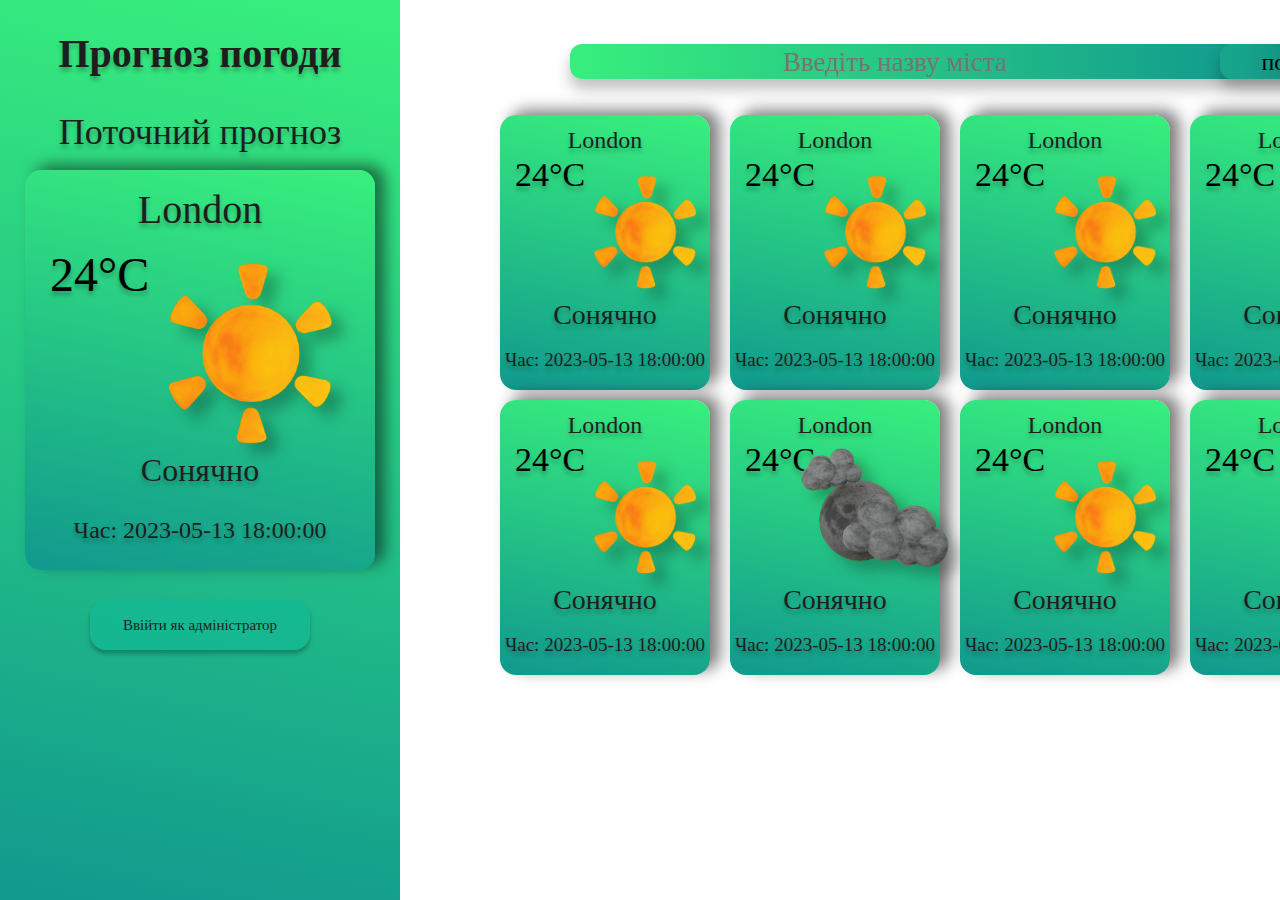
<file: index.html>
<!DOCTYPE html>
<html lang="en">
<head>
    <meta charset="UTF-8">
    <meta http-equiv="X-UA-Compatible" content="IE=edge">
    <meta name="viewport" content="width=device-width, initial-scale=1.0">
    <title>Прогноз погоди</title>
    <link rel="stylesheet" href="./css/style.css">
</head>
<body>

<header class="sidepnl">
    <h1 class="title">Прогноз погоди</h1>
    <h2 class="day">Поточний прогноз</h2> 
    <button class = "btnadmin">Ввійти як адміністратор</button>
</header>



<div class="header">

    <form class="form" id = "form">
        <input id ="inputCity" class="input" type="text" placeholder="Введіть назву міста">
        <button class = "btn">пошук</button>
    </form>
</div>

<div class ="card-weather">

    <div class="city">London</div>

    <div class="weather">
        <div class="value">24°С</div>
        <img class="image" src="./image/sunny.png" alt="Weather">  
    </div>
    
    <div class="decription">Сонячно</div>
    
    <div class="date">Час: 2023-05-13 18:00:00</div>  
</div>


<div class ="card-weather1">
    <div class="city1">London</div>

    <div class="weather1">
        <div class="value1">24°С</div>
        <img class="image1" src="./image/sunny.png" alt="Weather">
        
    </div>
    
   <div class="decription1">Сонячно</div>
    <div class="date1">Час: 2023-05-13 18:00:00</div>
    
</div>


<div class ="card-weather2">
    <div class="city2">London</div>

    <div class="weather2">
        <div class="value2">24°С</div>
        <img class="image2" src="./image/sunny.png" alt="Weather">
        
    </div>
    
   <div class="decription2">Сонячно</div>
    <div class="date2">Час: 2023-05-13 18:00:00</div>
    
</div>


<div class ="card-weather3">
    <div class="city3">London</div>

    <div class="weather3">
        <div class="value3">24°С</div>
        <img class="image3" src="./image/sunny.png" alt="Weather">
        
    </div>
    
   <div class="decription3">Сонячно</div>
    <div class="date3">Час: 2023-05-13 18:00:00</div>
    
</div>

<div class ="card-weather4">
    <div class="city4">London</div>

    <div class="weather4">
        <div class="value4">24°С</div>
        <img class="image4" src="./image/sunny.png" alt="Weather">
        
    </div>
    
   <div class="decription4">Сонячно</div>
    <div class="date4">Час: 2023-05-13 18:00:00</div>
    
</div>


<div class ="card-weather5">
    <div class="city5">London</div>

    <div class="weather5">
        <div class="value5">24°С</div>
        <img class="image5" src="./image/sunny.png" alt="Weather">
        
    </div>
    
   <div class="decription5">Сонячно</div>
    <div class="date5">Час: 2023-05-13 18:00:00</div>
    
</div>

<div class ="card-weather6">
    <div class="city6">London</div>

    <div class="weather6">
        <div class="value6">24°С</div>
        <img class="image6" src="./image/cloudy night.png" alt="Weather">
        
    </div>
    
   <div class="decription6">Сонячно</div>
    <div class="date6">Час: 2023-05-13 18:00:00</div>
    
</div>

<div class ="card-weather7">
    <div class="city7">London</div>

    <div class="weather7">
        <div class="value7">24°С</div>
        <img class="image7" src="./image/sunny.png" alt="Weather">
        
    </div>
    
   <div class="decription7">Сонячно</div>
    <div class="date7">Час: 2023-05-13 18:00:00</div>
    
</div>

<div class ="card-weather8">
    <div class="city8">London</div>

    <div class="weather8">
        <div class="value8">24°С</div>
        <img class="image8" src="./image/sunny.png" alt="Weather">
        
    </div>
    
   <div class="decription8">Сонячно</div>
    <div class="date8">Час: 2023-05-13 18:00:00</div>
    
</div>


    <script src="./main.js"></script>
</body>
</html>
</file>
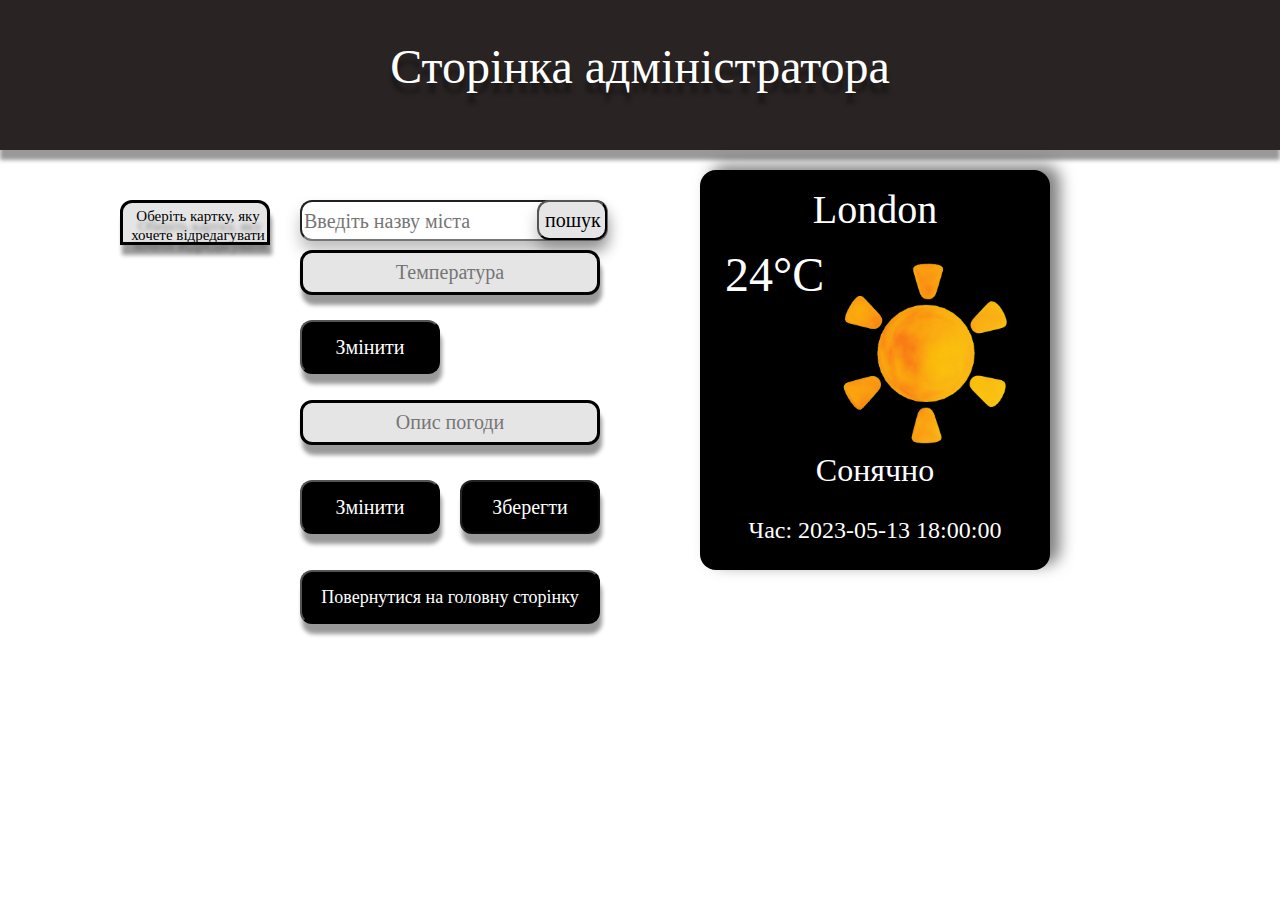
<file: adminpage.html>
<!DOCTYPE html>
<html lang="en">
<head>
    <meta charset="UTF-8">
    <meta http-equiv="X-UA-Compatible" content="IE=edge">
    <meta name="viewport" content="width=device-width, initial-scale=1.0">
    <title>Document</title>
    <link rel="stylesheet" href="./css/adminstyle.css">
</head>
<body>

    <header class="header1">
        <h1 class="title">Сторінка адміністратора</h1>
    </header>



        <form class="forms" id = "forms">
            <input id ="InputCity" class="Input" type="text" placeholder="Введіть назву міста">
            <button class = "btnsearch">пошук</button>
        </form>
    
    <div class="choosecardmenu">
        <div class="choosecard">Оберіть картку, яку хочете відредагувати</div>
        <ul class="cardmenu">
          <li>Картка 1</li>
          <li>Картка 2</li>
          <li>Картка 3</li>
          <li>Картка 4</li>
          <li>Картка 5</li>
          <li>Картка 6</li>
          <li>Картка 7</li>
          <li>Картка 8</li>
          <li>Картка 9</li>
        </ul>
      </div>
      <form class="tempr">
        <input id="temp" class="temp" type="text" placeholder="Температура" disabled>
        <button class="btntemp">Змінити</button>
      </form>
      
      <form class="descr">
        <input id="decript" class="descript" type="text" placeholder="Опис погоди" disabled>
        <button class="btndescr">Змінити</button>
        <button class="btnsave" disabled>Зберегти</button>
        <button class="btndel">Повернутися на головну сторінку</button>
      </form>
      

      <div class ="card-weatheradm">
        <div class="cityadm">London</div>
    
        <div class="weatheradm">
            <div class="valueadm">24°С</div>
            <img class="imageadm" src="./image/sunny.png" alt="Weather">
            
        </div>
        
       <div class="decriptionadm">Сонячно</div>
        <div class="dateadm">Час: 2023-05-13 18:00:00</div>
        
    </div>

      <script src="./admin.js"></script>

</body>
</html>
</file>
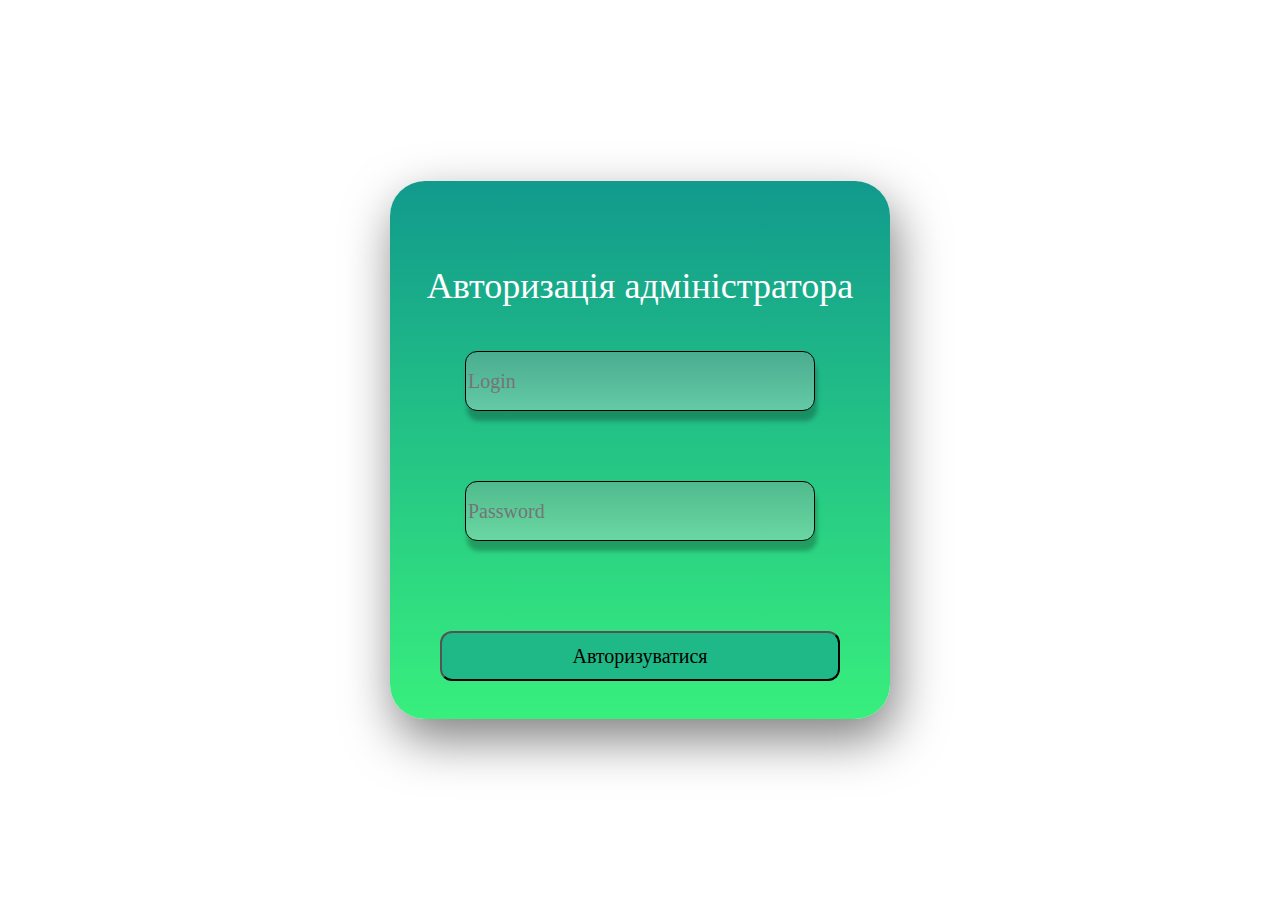
<file: login.html>
<!DOCTYPE html>
<html lang="en">
<head>
  <meta charset="UTF-8">
  <title>Авторизація</title>
  <link rel="stylesheet" href="./css/loginstyle.css">
</head>
<body>

    <header class="autorszation">
    <div class="autorszation.card">
      <form class="form1" id = "form1">
      <div class="reg">Авторизація адміністратора</div>
        <input class ="login" type="text" id="username" name="username" placeholder="Login"><br>
        <input class ="password" type="password" id="password" name="password"placeholder="Password"><br><br>
        <button class = "btnautorsiz">Авторизуватися</button>
      </form>
    </div>
    </header>
  <script src="./autorszation.js"></script>
</body>
</html>
</file>
<file: css/adminstyle.css>
.header1 {
    position: absolute;
width: 100%;
height: 150px;
left: 0px;
top: 0px;

background: #292323;
box-shadow: 0px 10px 4px rgba(0, 0, 0, 0.4);
}
.title {
    position: absolute;
    display: flex;
    flex-direction: column;
    align-items: center;
    justify-content: center;
width: 100%;
height: 150px;
left: 0px;
top: -40px;

font-family: 'Abyssinica SIL';
font-style: normal;
font-weight: 400;
font-size: 48px;
line-height: 60px;
display: flex;
align-items: center;
text-align: center;

color: #FFFFFF;

text-shadow: 0px 10px 4px rgba(0, 0, 0, 0.4);
}

.choosecardmenu {
    box-sizing: border-box;

position: absolute;
width: 150px;
height: 45px;
left: 120px;
top: 200px;


background: #E5E5E5;
border: 3px solid #000000;
box-shadow: 2px 10px 4px rgba(0, 0, 0, 0.4);
border-radius: 12px 12px 0px 0px;

}
.choosecard {
    position: absolute;
width: 150px;
height: 45px;


font-family: 'Abyssinica SIL';
font-style: normal;
font-weight: 400;
font-size: 15px;
line-height: 19px;
display: flex;
align-items: center;
text-align: center;

color: #000000;

text-shadow: 2px 10px 4px rgba(0, 0, 0, 0.4);
}
  
  .cardmenu {
    position: absolute ;
    width: 146px;
    
    top: 100%;
    left: -2.5px;
    z-index: 1;
    display: none;
    margin: 0;
    padding: 0;
    list-style: none;
    background: #E5E5E5;
    border: 3px solid #000000;
    border-top: none;
    border-radius: 0 0 12px 12px;
    box-shadow: 2px 10px 4px rgba(0, 0, 0, 0.4);
  }
  
  .cardmenu li {
    padding: 5px;
    font-family: 'Abyssinica SIL';
    font-style: normal;
    font-weight: 400;
    font-size: 15px;
    line-height: 19px;
    text-align: center;
    color: #000000;
    cursor: pointer;
    text-shadow: 2px 10px 4px rgba(0, 0, 0, 0.4);
  }
  
  .cardmenu li:hover {
    background: #FFFFFF;
  }

 .temp{
    box-sizing: border-box;

    font-family: 'Abyssinica SIL';
    font-style: normal;
    font-weight: 400;
    font-size: 20px;
    line-height: 25px;
    display: flex;
    align-items: center;
    text-align: center;

    color: #000000;

    position: absolute;
    width: 300px;
    height: 45px;
    left: 300px;
    top: 250px;

    background: #E5E5E5;
    border: 3px solid #000000;
    box-shadow: 2px 10px 4px rgba(0, 0, 0, 0.4);
    border-radius: 12px;

  }

  .btntemp{
    position: absolute;
    text-shadow: 2px 10px 4px rgba(0, 0, 0, 0.4);
    width: 140px;
    height: 54px;
    left: 300px;
    top: 320px;
    cursor: pointer;
    font-family: 'Abyssinica SIL';
    font-style: normal;
    font-weight: 120;
    font-size: 20px;
    line-height: 45px;
    display: flex;
    justify-content: center;
    align-items: center;
    text-align: center;
    color: #FFFFFF;
    background: #000000;
    box-shadow: 2px 10px 4px rgba(0, 0, 0, 0.4);
    border-radius: 12px;
    }
    .btntemp:hover{
        color: #000000;
        background: rgba(255, 255, 255, 0.69);
   }

 

.descript{
    box-sizing: border-box;

    font-family: 'Abyssinica SIL';
    font-style: normal;
    font-weight: 400;
    font-size: 20px;
    line-height: 25px;
    display: flex;
    align-items: center;
    text-align: center;

    color: #000000;

    position: absolute;
    width: 300px;
    height: 45px;
    left: 300px;
    top: 400px;

    background: #E5E5E5;
    border: 3px solid #000000;
    box-shadow: 2px 10px 4px rgba(0, 0, 0, 0.4);
    border-radius: 12px;

  }
  .btndescr{
    position: absolute;
    text-shadow: 2px 10px 4px rgba(0, 0, 0, 0.4);
    width: 140px;
    height: 54px;
    left: 300px;
    top: 480px;
    cursor: pointer;
    font-family: 'Abyssinica SIL';
    font-style: normal;
    font-weight: 120;
    font-size: 20px;
    line-height: 45px;
    display: flex;
    justify-content: center;
    align-items: center;
    text-align: center;
    color: #FFFFFF;
    background: #000000;
    box-shadow: 2px 10px 4px rgba(0, 0, 0, 0.4);
    border-radius: 12px;
    }

  
    .btndescr:hover{
        color: #000000;
        background: rgba(255, 255, 255, 0.69);
   }

   .btnsave{
    position: absolute;
    text-shadow: 2px 10px 4px rgba(0, 0, 0, 0.4);
    width: 140px;
    height: 54px;
    left: 460px;
    top: 480px;
    cursor: pointer;
    font-family: 'Abyssinica SIL';
    font-style: normal;
    font-weight: 120;
    font-size: 20px;
    line-height: 45px;
    display: flex;
    justify-content: center;
    align-items: center;
    text-align: center;
    color: #FFFFFF;
    background: #000000;
    box-shadow: 2px 10px 4px rgba(0, 0, 0, 0.4);
    border-radius: 12px;

   }
   .btnsave:hover{
    color: #000000;
    background: rgba(255, 255, 255, 0.69);
}

.Input {
    position: absolute;
    width: 300px;
    height: 35px;
    left: 300px;
    top: 200px;

    background:#FFFFFF;
    box-shadow: 0px 10px 15px rgba(0, 0, 0, 0.25);
    border-radius: 12px;
    font-family: 'Abyssinica SIL';
    font-style: normal;
    font-weight: 400;
    font-size: 20px;
    line-height: 40px;
    display: flex;
    align-items: center;
    text-align: left;

    color: rgba(0, 0, 0, 0.97);

}
.btnsearch {
 
    
    font-family: 'Abyssinica SIL';
    font-style: normal;
    font-weight: 400;
    font-size: 20px;
    line-height: 30px;

    position: absolute;
    align-items: right;
    left: 537px;
    top: 200px;
    width: 70px;
    height: 40px;
    background:#E5E5E5;
    box-shadow: 0px 10px 15px rgba(0, 0, 0, 0.25);
    border-radius: 12px;
}
.btnsearch:hover{
    background: rgba(0, 0, 0, 0.69);
}


.card-weatheradm {
    position: absolute;
    width: 350px;
    height: 400px;
    left: 700px;
    top: 170px;

    background:#000000;
    opacity: 1;
    box-shadow: 10px -5px 15px rgba(0, 0, 0, 0.5);
    border-radius: 16px;
}
.cityadm {
    position: absolute;
    width: 350px;
    height: 35px;
    top: 15px;
    
    font-family: 'Abyssinica SIL';
    font-style: normal;
    font-weight: 400;
    font-size: 40px;
    line-height: 50px;
    display: flex;
    flex-direction: column;
    align-items: center;
    text-align: center;
    text-shadow: 0px 4px 4px rgba(0, 0, 0, 0.25);
    color: #ffffff;
}
.weatheradm {
    display: flex;
    flex-direction: column;
    align-items: center;
    justify-content: center;
    margin-bottom: 20px;
}
.valueadm {
    position: absolute;
    width: 150px;
    height: 65px;
    left: 25px;
    top: 75px;
    
    font-family: 'Abyssinica SIL';
    font-style: normal;
    font-weight: 400;
    font-size: 48px;
    line-height: 60px;
    text-align: left;
    color: #FFFFFF;
    text-shadow: 0px 4px 4px rgba(0, 0, 0, 0.25);
    
}
.imageadm {
    position: absolute;
        opacity: 1;
        width: 240px;
        height: 240px;
        left: 105px;
        top: 60px;
        filter: drop-shadow(12px 10px 7px rgba(0, 0, 0, 0.25));
}
.decriptionadm {
    position: absolute;
    display: flex;
    flex-direction: column;
    align-items: center;
    width: 350px;
    height: 46px;
    top: 280px;

    font-family: 'Abyssinica SIL';
    font-style: normal;
    font-weight: 400;
    font-size: 32px;
    line-height: 40px;
    text-align: center;
    text-shadow: 0px 4px 4px rgba(0, 0, 0, 0.25);

    color: #ffffff;
}
.dateadm {
    position: absolute;
    display: flex;
    flex-direction: column;
    align-items: center;
    width: 350px;
    height: 61.78px;
    top: 345px;

    font-family: 'Abyssinica SIL';
    font-style: normal;
    font-weight: 400;
    font-size: 24px;
    line-height: 30px;
    text-align: center;
    text-shadow: 0px 4px 4px rgba(0, 0, 0, 0.25);

    color: #ffffff;
}

.btndel{
    position: absolute;
    text-shadow: 2px 10px 4px rgba(0, 0, 0, 0.4);
    width: 300px;
    height: 54px;
    left: 300px;
    top: 570px;
    cursor: pointer;
    font-family: 'Abyssinica SIL';
    font-style: normal;
    font-weight: 120;
    font-size: 18px;
    line-height: 45px;
    display: flex;
    justify-content: center;
    align-items: center;
    text-align: center;
    color: #FFFFFF;
    background: #000000;
    box-shadow: 2px 10px 4px rgba(0, 0, 0, 0.4);
    border-radius: 12px;


}
.btndel:hover{
    color: #000000;
    background: rgba(255, 255, 255, 0.69);
}
</file>
<file: css/loginstyle.css>
.autorszation {
    position: absolute;
    display: flex;
    flex-direction: column;
    align-items: center;
    justify-content: center;
    width: 500px;
    height: 538px;
    left: 50%;
    top: 50%;
    transform: translate(-50%, -50%);
    background: linear-gradient(180deg, #119A8D 0%, #38EF7D 100%);
    box-shadow: 5px 20px 50px rgba(0, 0, 0, 0.5);
    border-radius: 35px;
}

.reg{
    position: absolute;
    display: flex;
    flex-direction: column;
    align-items: center;
    justify-content: center;
    width: 500px;
    height: 10px;
    left: 0px;
    top: 100px;

    font-family: 'Abyssinica SIL';
    font-style: normal;
    font-weight: 400;
    font-size: 36px;
    line-height: 45px;
    display: flex;
    align-items: center;
    text-align: center;

    color: #FFFFFF;
}

.login {
  
   

    position: absolute;
    display: flex;
    flex-direction: column;
    align-items: center;
    justify-content: center;
    width: 350px;
    height: 60px;
    left: 75px;
    top: 170px;

    font-family: 'Abyssinica SIL';
    font-style: normal;
    font-weight: 400;
    font-size: 20px;
    line-height: 45px;
    display: flex;
    align-items: left;
    text-align: left;

    color: #000000;
    box-sizing: border-box;

    background: linear-gradient(180deg, rgba(157, 157, 157, 0.35) 0%, rgba(222, 222, 222, 0.35) 98.33%);
    border: 1px solid #000000;
    box-shadow: 2px 10px 4px rgba(0, 0, 0, 0.25);
    border-radius: 12px;
}
.password {
    position: absolute;
    display: flex;
    flex-direction: column;
    align-items: center;
    justify-content: center;
    width: 350px;
    height: 60px;
    left: 75px;
    top: 300px;

    font-family: 'Abyssinica SIL';
    font-style: normal;
    font-weight: 400;
    font-size: 20px;
    line-height: 45px;
    align-items: left;
    text-align: left;

    color: #000000;
    box-sizing: border-box;

    background: linear-gradient(180deg, rgba(157, 157, 157, 0.35) 0%, rgba(222, 222, 222, 0.35) 98.33%);
    border: 1px solid #000000;
    box-shadow: 2px 10px 4px rgba(0, 0, 0, 0.25);
    border-radius: 12px;
}
.btnautorsiz {
    position: absolute;
    display: flex;
    flex-direction: column;
    align-items: center;
    justify-content: center;
    cursor: pointer;
    width: 400px;
    height: 50px;
    left: 50px;
    top: 450px;

    font-family: 'Abyssinica SIL';
    font-style: normal;
    font-weight: 400;
    font-size: 20px;
    line-height: 45px;
    display: flex;
    align-items: center;
    text-align: center;

    color: #000000;

    background: #1FB887;
    border-radius: 12px;
}
.btnautorsiz:hover{
    background: rgba(4, 86, 67, 0.69);
}
</file>
<file: css/style.css>
@import "./reset.css";

.sidepnl {
   
    position: absolute;
    display: flex;
    flex-direction: column;
    align-items: center;
    width: 400px;
    height: 100%;
    left: 0px;
    top: 0px;
    background: linear-gradient(12.04deg, #11998E 0.44%, #38EF7D 99.15%), rgba(0, 194, 194, 0.75);
}

.title {
    position: relative;
    width: 337px;
    height: 112px;
    left: 0;
    top: 30px;
    
    font-family: 'Abhaya Libre ExtraBold';
    font-style: normal;
    font-weight: 800;
    font-size: 40px;
    line-height: 47px;
    display: flex;
    flex-direction: column;
    align-items: center;
    text-align: center;

    
    color: #1E1E1E;
    
    text-shadow: 0px 4px 4px rgba(0, 0, 0, 0.25);
}
.day{
    
    position: absolute;
    width: 342px;
    height: 23px;
    top:110px;

    font-family: 'Abyssinica SIL';
    font-style: normal;
    font-weight: 400;
    font-size: 36px;
    line-height: 45px;
    display: flex;
    flex-direction: column;
    align-items: center;
    text-align: center;

    color: #1E1E1E;

    text-shadow: 0px 4px 4px rgba(0, 0, 0, 0.25);
    }
.header {
    position: absolute;
    width: 500px;
    height: 37px;
    left: 650px;
    top: 44px;
}
.btnadmin {

    font-family: 'Abyssinica SIL';
    font-style: normal;
    font-weight: 400;
    font-size: 15px;
    line-height: 50px;
    text-align: center;
    color: #1E1E1E;

    position: absolute;
    display: flex;
    flex-direction: column;
    align-items: center;
    
    width: 220px;
    height: 50px;
    top: 600px;

    background: rgba(18, 186, 148, 0.69);
    box-shadow: 0px 4px 4px rgba(0, 0, 0, 0.25);
    border-radius: 16px;
}

.btnadmin:hover{
     background: rgba(4, 86, 67, 0.69);
}
.form {
    position: absolute;
    width: 800px;
    height: 35px;
    left: -80px;
    background: linear-gradient(269.63deg, #11998E 14.41%, #38EF7D 100%), rgba(0, 194, 194, 0.75);
    box-shadow: 0px 10px 15px rgba(0, 0, 0, 0.25);
    border-radius: 12px;
}
.input {
    position: absolute;
    width: 650px;
    height: 35px;


    font-family: 'Abyssinica SIL';
    font-style: normal;
    font-weight: 400;
    font-size: 27px;
    line-height: 40px;
    display: flex;
    align-items: center;
    text-align: center;

    color: rgba(0, 0, 0, 0.97);

}
.btn {
 
    
    font-family: 'Abyssinica SIL';
    font-style: normal;
    font-weight: 400;
    font-size: 24px;
    line-height: 30px;

    position: absolute;
    align-items: right;
    left: 650px;
    width: 150px;
    height: 35px;
    background: linear-gradient(94.03deg, rgba(51, 228, 126, 0.1222) 18.23%, rgba(0, 0, 0, 0.2444) 100%);
    box-shadow: 0px 10px 15px rgba(0, 0, 0, 0.25);
    border-radius: 12px;
}
.btn:hover{
    background: rgba(4, 86, 67, 0.69);
}


/*card-weather*/
.card-weather {
    position: absolute;
    width: 350px;
    height: 400px;
    left: 25px;
    top: 170px;

    background: linear-gradient(12.04deg, #11998E 0.44%, #38EF7D 99.15%), rgba(0, 194, 194, 0.75);
    opacity: 1;
    box-shadow: 10px -5px 15px rgba(0, 0, 0, 0.5);
    border-radius: 16px;
    }
    
    .city {
        position: absolute;
        width: 350px;
        height: 35px;
        top: 15px;
        
        font-family: 'Abyssinica SIL';
        font-style: normal;
        font-weight: 400;
        font-size: 40px;
        line-height: 50px;
        display: flex;
        flex-direction: column;
        align-items: center;
        text-align: center;
        text-shadow: 0px 4px 4px rgba(0, 0, 0, 0.25);
        color: #1E1E1E;
    }
    
    .weather {
    display: flex;
    flex-direction: column;
    align-items: center;
    justify-content: center;
    margin-bottom: 20px;
    }
    
   
    
    .value {
        position: absolute;
        width: 150px;
        height: 65px;
        left: 25px;
        top: 75px;
        
        font-family: 'Abyssinica SIL';
        font-style: normal;
        font-weight: 400;
        font-size: 48px;
        line-height: 60px;
        text-align: left;
        text-shadow: 0px 4px 4px rgba(0, 0, 0, 0.25);
        
    }
    .image {
        position: absolute;
        opacity: 1;
        width: 240px;
        height: 240px;
        left: 105px;
        top: 60px;
        filter: drop-shadow(12px 10px 7px rgba(0, 0, 0, 0.25));
    }
    
    .decription {
        position: absolute;
        display: flex;
        flex-direction: column;
        align-items: center;
        width: 350px;
        height: 46px;
        top: 280px;

        font-family: 'Abyssinica SIL';
        font-style: normal;
        font-weight: 400;
        font-size: 32px;
        line-height: 40px;
        text-align: center;
        text-shadow: 0px 4px 4px rgba(0, 0, 0, 0.25);

        color: #1E1E1E;
        
    }
    
    .date {
        position: absolute;
        display: flex;
        flex-direction: column;
        align-items: center;
        width: 350px;
        height: 61.78px;
        top: 345px;

        font-family: 'Abyssinica SIL';
        font-style: normal;
        font-weight: 400;
        font-size: 24px;
        line-height: 30px;
        text-align: center;
        text-shadow: 0px 4px 4px rgba(0, 0, 0, 0.25);

        color: #1E1E1E;

    }
    .card-weather1 {
        position: absolute;
        width: 210px;
        height: 275px;
        left: 500px;
        top: 115px;

        background: linear-gradient(12.04deg, #11998E 0.44%, #38EF7D 99.15%), rgba(0, 194, 194, 0.75);
        opacity: 1;
        box-shadow: 10px -5px 15px rgba(0, 0, 0, 0.5);
        border-radius: 16px;
    }
    .city1 {
        position: absolute;
        width: 210px;
        height: 24px;
   
        
        font-family: 'Abyssinica SIL';
        font-style: normal;
        font-weight: 400;
        font-size: 24px;
        line-height: 50px;
        display: flex;
        flex-direction: column;
        align-items: center;
        text-align: center;
        text-shadow: 0px 4px 4px rgba(0, 0, 0, 0.25);
        color: #1E1E1E;
    }
    .weather1 {
        display: flex;
        flex-direction: column;
        align-items: center;
        justify-content: center;
        margin-bottom: 10px;
    }
    .value1 {
        position: absolute;
        width: 100px;
        height: 55px;
        left: 15px;
        top: 30px;
        
        font-family: 'Abyssinica SIL';
        font-style: normal;
        font-weight: 400;
        font-size: 34px;
        line-height: 60px;
        text-align: left;
        text-shadow: 0px 4px 4px rgba(0, 0, 0, 0.25);
    }
    .image1 {
        position: absolute;
        opacity: 1;
        width: 150px;
        height: 150px;
        left: 70px;
        top: 40px;
        filter: drop-shadow(12px 10px 7px rgba(0, 0, 0, 0.25));
    }
    .decription1 {
        position: absolute;
        display: flex;
        flex-direction: column;
        align-items: center;
        width: 210px;
        height: 35px;
        top: 180px;

        font-family: 'Abyssinica SIL';
        font-style: normal;
        font-weight: 400;
        font-size: 28px;
        line-height: 40px;
        text-align: center;
        text-shadow: 0px 4px 4px rgba(0, 0, 0, 0.25);

        color: #1E1E1E;
    }
    .date1 {
        position: absolute;
        display: flex;
        flex-direction: column;
        align-items: center;
        width: 210px;
        height: 30px;
        top: 230px;

        font-family: 'Abyssinica SIL';
        font-style: normal;
        font-weight: 400;
        font-size: 19px;
        line-height: 30px;
        text-align: center;
        text-shadow: 0px 4px 4px rgba(0, 0, 0, 0.25);

        color: #1E1E1E;
    }


    .card-weather2 {
        position: absolute;
        width: 210px;
        height: 275px;
        left: 730px;
        top: 115px;

        background: linear-gradient(12.04deg, #11998E 0.44%, #38EF7D 99.15%), rgba(0, 194, 194, 0.75);
        opacity: 1;
        box-shadow: 10px -5px 15px rgba(0, 0, 0, 0.5);
        border-radius: 16px;
    }
    .city2 {
        position: absolute;
        width: 210px;
        height: 24px;
   
        
        font-family: 'Abyssinica SIL';
        font-style: normal;
        font-weight: 400;
        font-size: 24px;
        line-height: 50px;
        display: flex;
        flex-direction: column;
        align-items: center;
        text-align: center;
        text-shadow: 0px 4px 4px rgba(0, 0, 0, 0.25);
        color: #1E1E1E;
    }
    .image2 {
        position: absolute;
        opacity: 1;
        width: 150px;
        height: 150px;
        left: 70px;
        top: 40px;
        filter: drop-shadow(12px 10px 7px rgba(0, 0, 0, 0.25));
    }
  
    .weather2 {
        display: flex;
        flex-direction: column;
        align-items: center;
        justify-content: center;
        margin-bottom: 10px;
    }
    .value2 {
        position: absolute;
        width: 100px;
        height: 55px;
        left: 15px;
        top: 30px;
        
        font-family: 'Abyssinica SIL';
        font-style: normal;
        font-weight: 400;
        font-size: 34px;
        line-height: 60px;
        text-align: left;
        text-shadow: 0px 4px 4px rgba(0, 0, 0, 0.25);
    }
    .image2 {
        position: absolute;
        opacity: 1;
        width: 150px;
        height: 150px;
        left: 70px;
        top: 40px;
        filter: drop-shadow(12px 10px 7px rgba(0, 0, 0, 0.25));
    }
    .decription2 {
        position: absolute;
        display: flex;
        flex-direction: column;
        align-items: center;
        width: 210px;
        height: 35px;
        top: 180px;

        font-family: 'Abyssinica SIL';
        font-style: normal;
        font-weight: 400;
        font-size: 28px;
        line-height: 40px;
        text-align: center;
        text-shadow: 0px 4px 4px rgba(0, 0, 0, 0.25);

        color: #1E1E1E;
    }
    .date2 {
        position: absolute;
        display: flex;
        flex-direction: column;
        align-items: center;
        width: 210px;
        height: 30px;
        top: 230px;

        font-family: 'Abyssinica SIL';
        font-style: normal;
        font-weight: 400;
        font-size: 19px;
        line-height: 30px;
        text-align: center;
        text-shadow: 0px 4px 4px rgba(0, 0, 0, 0.25);

        color: #1E1E1E;
    }


    .card-weather3 {
        position: absolute;
        width: 210px;
        height: 275px;
        left: 960px;
        top: 115px;

        background: linear-gradient(12.04deg, #11998E 0.44%, #38EF7D 99.15%), rgba(0, 194, 194, 0.75);
        opacity: 1;
        box-shadow: 10px -5px 15px rgba(0, 0, 0, 0.5);
        border-radius: 16px;
    }
    .city3 {
        position: absolute;
        width: 210px;
        height: 24px;
   
        
        font-family: 'Abyssinica SIL';
        font-style: normal;
        font-weight: 400;
        font-size: 24px;
        line-height: 50px;
        display: flex;
        flex-direction: column;
        align-items: center;
        text-align: center;
        text-shadow: 0px 4px 4px rgba(0, 0, 0, 0.25);
        color: #1E1E1E;
    }
    .image3 {
        position: absolute;
        opacity: 1;
        width: 150px;
        height: 150px;
        left: 70px;
        top: 40px;
        filter: drop-shadow(12px 10px 7px rgba(0, 0, 0, 0.25));
    }
  
    .weather3 {
        display: flex;
        flex-direction: column;
        align-items: center;
        justify-content: center;
        margin-bottom: 10px;
    }
    .value3 {
        position: absolute;
        width: 100px;
        height: 55px;
        left: 15px;
        top: 30px;
        
        font-family: 'Abyssinica SIL';
        font-style: normal;
        font-weight: 400;
        font-size: 34px;
        line-height: 60px;
        text-align: left;
        text-shadow: 0px 4px 4px rgba(0, 0, 0, 0.25);
    }
    .image3 {
        position: absolute;
        opacity: 1;
        width: 150px;
        height: 150px;
        left: 70px;
        top: 40px;
        filter: drop-shadow(12px 10px 7px rgba(0, 0, 0, 0.25));
    }
    .decription3 {
        position: absolute;
        display: flex;
        flex-direction: column;
        align-items: center;
        width: 210px;
        height: 35px;
        top: 180px;

        font-family: 'Abyssinica SIL';
        font-style: normal;
        font-weight: 400;
        font-size: 28px;
        line-height: 40px;
        text-align: center;
        text-shadow: 0px 4px 4px rgba(0, 0, 0, 0.25);

        color: #1E1E1E;
    }
    .date3 {
        position: absolute;
        display: flex;
        flex-direction: column;
        align-items: center;
        width: 210px;
        height: 30px;
        top: 230px;

        font-family: 'Abyssinica SIL';
        font-style: normal;
        font-weight: 400;
        font-size: 19px;
        line-height: 30px;
        text-align: center;
        text-shadow: 0px 4px 4px rgba(0, 0, 0, 0.25);

        color: #1E1E1E;
    }

    .card-weather4 {
        position: absolute;
        width: 210px;
        height: 275px;
        left: 1190px;
        top: 115px;

        background: linear-gradient(12.04deg, #11998E 0.44%, #38EF7D 99.15%), rgba(0, 194, 194, 0.75);
        opacity: 1;
        box-shadow: 10px -5px 15px rgba(0, 0, 0, 0.5);
        border-radius: 16px;
    }
    .city4 {
        position: absolute;
        width: 210px;
        height: 24px;
   
        
        font-family: 'Abyssinica SIL';
        font-style: normal;
        font-weight: 400;
        font-size: 24px;
        line-height: 50px;
        display: flex;
        flex-direction: column;
        align-items: center;
        text-align: center;
        text-shadow: 0px 4px 4px rgba(0, 0, 0, 0.25);
        color: #1E1E1E;
    }
    .image4 {
        position: absolute;
        opacity: 1;
        width: 150px;
        height: 150px;
        left: 70px;
        top: 40px;
        filter: drop-shadow(12px 10px 7px rgba(0, 0, 0, 0.25));
    }
    .weather4 {
        display: flex;
        flex-direction: column;
        align-items: center;
        justify-content: center;
        margin-bottom: 10px;
    }
    .value4 {
        position: absolute;
        width: 100px;
        height: 55px;
        left: 15px;
        top: 30px;
        
        font-family: 'Abyssinica SIL';
        font-style: normal;
        font-weight: 400;
        font-size: 34px;
        line-height: 60px;
        text-align: left;
        text-shadow: 0px 4px 4px rgba(0, 0, 0, 0.25);
    }
    .image4 {
        position: absolute;
        opacity: 1;
        width: 150px;
        height: 150px;
        left: 70px;
        top: 40px;
        filter: drop-shadow(12px 10px 7px rgba(0, 0, 0, 0.25));
    }
    .decription4 {
        position: absolute;
        display: flex;
        flex-direction: column;
        align-items: center;
        width: 210px;
        height: 35px;
        top: 180px;

        font-family: 'Abyssinica SIL';
        font-style: normal;
        font-weight: 400;
        font-size: 28px;
        line-height: 40px;
        text-align: center;
        text-shadow: 0px 4px 4px rgba(0, 0, 0, 0.25);

        color: #1E1E1E;
    }
    .date4 {
        position: absolute;
        display: flex;
        flex-direction: column;
        align-items: center;
        width: 210px;
        height: 30px;
        top: 230px;

        font-family: 'Abyssinica SIL';
        font-style: normal;
        font-weight: 400;
        font-size: 19px;
        line-height: 30px;
        text-align: center;
        text-shadow: 0px 4px 4px rgba(0, 0, 0, 0.25);

        color: #1E1E1E;
    }




    .card-weather5 {
        position: absolute;
        width: 210px;
        height: 275px;
        left: 500px;
        top: 400px;

        background: linear-gradient(12.04deg, #11998E 0.44%, #38EF7D 99.15%), rgba(0, 194, 194, 0.75);
        opacity: 1;
        box-shadow: 10px -5px 15px rgba(0, 0, 0, 0.5);
        border-radius: 16px;
    }
    .city5 {
        position: absolute;
        width: 210px;
        height: 24px;
   
        
        font-family: 'Abyssinica SIL';
        font-style: normal;
        font-weight: 400;
        font-size: 24px;
        line-height: 50px;
        display: flex;
        flex-direction: column;
        align-items: center;
        text-align: center;
        text-shadow: 0px 4px 4px rgba(0, 0, 0, 0.25);
        color: #1E1E1E;
    }
    .image5 {
        position: absolute;
        opacity: 1;
        width: 150px;
        height: 150px;
        left: 70px;
        top: 40px;
        filter: drop-shadow(12px 10px 7px rgba(0, 0, 0, 0.25));
    }
    .weather5 {
        display: flex;
        flex-direction: column;
        align-items: center;
        justify-content: center;
        margin-bottom: 10px;
    }
    .value5 {
        position: absolute;
        width: 100px;
        height: 55px;
        left: 15px;
        top: 30px;
        
        font-family: 'Abyssinica SIL';
        font-style: normal;
        font-weight: 400;
        font-size: 34px;
        line-height: 60px;
        text-align: left;
        text-shadow: 0px 4px 4px rgba(0, 0, 0, 0.25);
    }
    .image5 {
        position: absolute;
        opacity: 1;
        width: 150px;
        height: 150px;
        left: 70px;
        top: 40px;
        filter: drop-shadow(12px 10px 7px rgba(0, 0, 0, 0.25));
    }
    .decription5 {
        position: absolute;
        display: flex;
        flex-direction: column;
        align-items: center;
        width: 210px;
        height: 35px;
        top: 180px;

        font-family: 'Abyssinica SIL';
        font-style: normal;
        font-weight: 400;
        font-size: 28px;
        line-height: 40px;
        text-align: center;
        text-shadow: 0px 4px 4px rgba(0, 0, 0, 0.25);

        color: #1E1E1E;
    }
    .date5 {
        position: absolute;
        display: flex;
        flex-direction: column;
        align-items: center;
        width: 210px;
        height: 30px;
        top: 230px;

        font-family: 'Abyssinica SIL';
        font-style: normal;
        font-weight: 400;
        font-size: 19px;
        line-height: 30px;
        text-align: center;
        text-shadow: 0px 4px 4px rgba(0, 0, 0, 0.25);

        color: #1E1E1E;
    }


    .card-weather6 {
        position: absolute;
        width: 210px;
        height: 275px;
        left: 730px;
        top: 400px;

        background: linear-gradient(12.04deg, #11998E 0.44%, #38EF7D 99.15%), rgba(0, 194, 194, 0.75);
        opacity: 1;
        box-shadow: 10px -5px 15px rgba(0, 0, 0, 0.5);
        border-radius: 16px;
    }
    .city6 {
        position: absolute;
        width: 210px;
        height: 24px;
   
        
        font-family: 'Abyssinica SIL';
        font-style: normal;
        font-weight: 400;
        font-size: 24px;
        line-height: 50px;
        display: flex;
        flex-direction: column;
        align-items: center;
        text-align: center;
        text-shadow: 0px 4px 4px rgba(0, 0, 0, 0.25);
        color: #1E1E1E;
    }
    .image6 {
        position: absolute;
        opacity: 1;
        width: 150px;
        height: 150px;
        left: 70px;
        top: 40px;
        filter: drop-shadow(12px 10px 7px rgba(0, 0, 0, 0.25));
    }
    .weather6 {
        display: flex;
        flex-direction: column;
        align-items: center;
        justify-content: center;
        margin-bottom: 10px;
    }
    .value6 {
        position: absolute;
        width: 100px;
        height: 55px;
        left: 15px;
        top: 30px;
        
        font-family: 'Abyssinica SIL';
        font-style: normal;
        font-weight: 400;
        font-size: 34px;
        line-height: 60px;
        text-align: left;
        text-shadow: 0px 4px 4px rgba(0, 0, 0, 0.25);
    }
    .image6 {
        position: absolute;
        opacity: 1;
        width: 150px;
        height: 150px;
        left: 70px;
        top: 40px;
        filter: drop-shadow(12px 10px 7px rgba(0, 0, 0, 0.25));
    }
    .decription6 {
        position: absolute;
        display: flex;
        flex-direction: column;
        align-items: center;
        width: 210px;
        height: 35px;
        top: 180px;

        font-family: 'Abyssinica SIL';
        font-style: normal;
        font-weight: 400;
        font-size: 28px;
        line-height: 40px;
        text-align: center;
        text-shadow: 0px 4px 4px rgba(0, 0, 0, 0.25);

        color: #1E1E1E;
    }
    .date6 {
        position: absolute;
        display: flex;
        flex-direction: column;
        align-items: center;
        width: 210px;
        height: 30px;
        top: 230px;

        font-family: 'Abyssinica SIL';
        font-style: normal;
        font-weight: 400;
        font-size: 19px;
        line-height: 30px;
        text-align: center;
        text-shadow: 0px 4px 4px rgba(0, 0, 0, 0.25);

        color: #1E1E1E;
    }


    .card-weather7 {
        position: absolute;
        width: 210px;
        height: 275px;
        left: 960px;
        top: 400px;

        background: linear-gradient(12.04deg, #11998E 0.44%, #38EF7D 99.15%), rgba(0, 194, 194, 0.75);
        opacity: 1;
        box-shadow: 10px -5px 15px rgba(0, 0, 0, 0.5);
        border-radius: 16px;
    }
    .city7 {
        position: absolute;
        width: 210px;
        height: 24px;
   
        
        font-family: 'Abyssinica SIL';
        font-style: normal;
        font-weight: 400;
        font-size: 24px;
        line-height: 50px;
        display: flex;
        flex-direction: column;
        align-items: center;
        text-align: center;
        text-shadow: 0px 4px 4px rgba(0, 0, 0, 0.25);
        color: #1E1E1E;
    }
    .image7 {
        position: absolute;
        opacity: 1;
        width: 150px;
        height: 150px;
        left: 70px;
        top: 40px;
        filter: drop-shadow(12px 10px 7px rgba(0, 0, 0, 0.25));
    }
    .weather7 {
        display: flex;
        flex-direction: column;
        align-items: center;
        justify-content: center;
        margin-bottom: 10px;
    }
    .value7 {
        position: absolute;
        width: 100px;
        height: 55px;
        left: 15px;
        top: 30px;
        
        font-family: 'Abyssinica SIL';
        font-style: normal;
        font-weight: 400;
        font-size: 34px;
        line-height: 60px;
        text-align: left;
        text-shadow: 0px 4px 4px rgba(0, 0, 0, 0.25);
    }
    .image7 {
        position: absolute;
        opacity: 1;
        width: 150px;
        height: 150px;
        left: 70px;
        top: 40px;
        filter: drop-shadow(12px 10px 7px rgba(0, 0, 0, 0.25));
    }
    .decription7 {
        position: absolute;
        display: flex;
        flex-direction: column;
        align-items: center;
        width: 210px;
        height: 35px;
        top: 180px;

        font-family: 'Abyssinica SIL';
        font-style: normal;
        font-weight: 400;
        font-size: 28px;
        line-height: 40px;
        text-align: center;
        text-shadow: 0px 4px 4px rgba(0, 0, 0, 0.25);

        color: #1E1E1E;
    }
    .date7 {
        position: absolute;
        display: flex;
        flex-direction: column;
        align-items: center;
        width: 210px;
        height: 30px;
        top: 230px;

        font-family: 'Abyssinica SIL';
        font-style: normal;
        font-weight: 400;
        font-size: 19px;
        line-height: 30px;
        text-align: center;
        text-shadow: 0px 4px 4px rgba(0, 0, 0, 0.25);

        color: #1E1E1E;
    }

    .card-weather8 {
        position: absolute;
        width: 210px;
        height: 275px;
        left: 1190px;
        top: 400px;

        background: linear-gradient(12.04deg, #11998E 0.44%, #38EF7D 99.15%), rgba(0, 194, 194, 0.75);
        opacity: 1;
        box-shadow: 10px -5px 15px rgba(0, 0, 0, 0.5);
        border-radius: 16px;
    }
    .city8 {
        position: absolute;
        width: 210px;
        height: 24px;
   
        
        font-family: 'Abyssinica SIL';
        font-style: normal;
        font-weight: 400;
        font-size: 24px;
        line-height: 50px;
        display: flex;
        flex-direction: column;
        align-items: center;
        text-align: center;
        text-shadow: 0px 4px 4px rgba(0, 0, 0, 0.25);
        color: #1E1E1E;
    }
    .image8 {
        position: absolute;
        opacity: 1;
        width: 150px;
        height: 150px;
        left: 70px;
        top: 40px;
        filter: drop-shadow(12px 10px 7px rgba(0, 0, 0, 0.25));
    }
    .weather8 {
        display: flex;
        flex-direction: column;
        align-items: center;
        justify-content: center;
        margin-bottom: 10px;
    }
    .value8 {
        position: absolute;
        width: 100px;
        height: 55px;
        left: 15px;
        top: 30px;
        
        font-family: 'Abyssinica SIL';
        font-style: normal;
        font-weight: 400;
        font-size: 34px;
        line-height: 60px;
        text-align: left;
        text-shadow: 0px 4px 4px rgba(0, 0, 0, 0.25);
    }
    .image8 {
        position: absolute;
        opacity: 1;
        width: 150px;
        height: 150px;
        left: 70px;
        top: 40px;
        filter: drop-shadow(12px 10px 7px rgba(0, 0, 0, 0.25));
    }
    .decription8 {
        position: absolute;
        display: flex;
        flex-direction: column;
        align-items: center;
        width: 210px;
        height: 35px;
        top: 180px;

        font-family: 'Abyssinica SIL';
        font-style: normal;
        font-weight: 400;
        font-size: 28px;
        line-height: 40px;
        text-align: center;
        text-shadow: 0px 4px 4px rgba(0, 0, 0, 0.25);

        color: #1E1E1E;
    }
    .date8 {
        position: absolute;
        display: flex;
        flex-direction: column;
        align-items: center;
        width: 210px;
        height: 30px;
        top: 230px;

        font-family: 'Abyssinica SIL';
        font-style: normal;
        font-weight: 400;
        font-size: 19px;
        line-height: 30px;
        text-align: center;
        text-shadow: 0px 4px 4px rgba(0, 0, 0, 0.25);

        color: #1E1E1E;
    }
</file>
